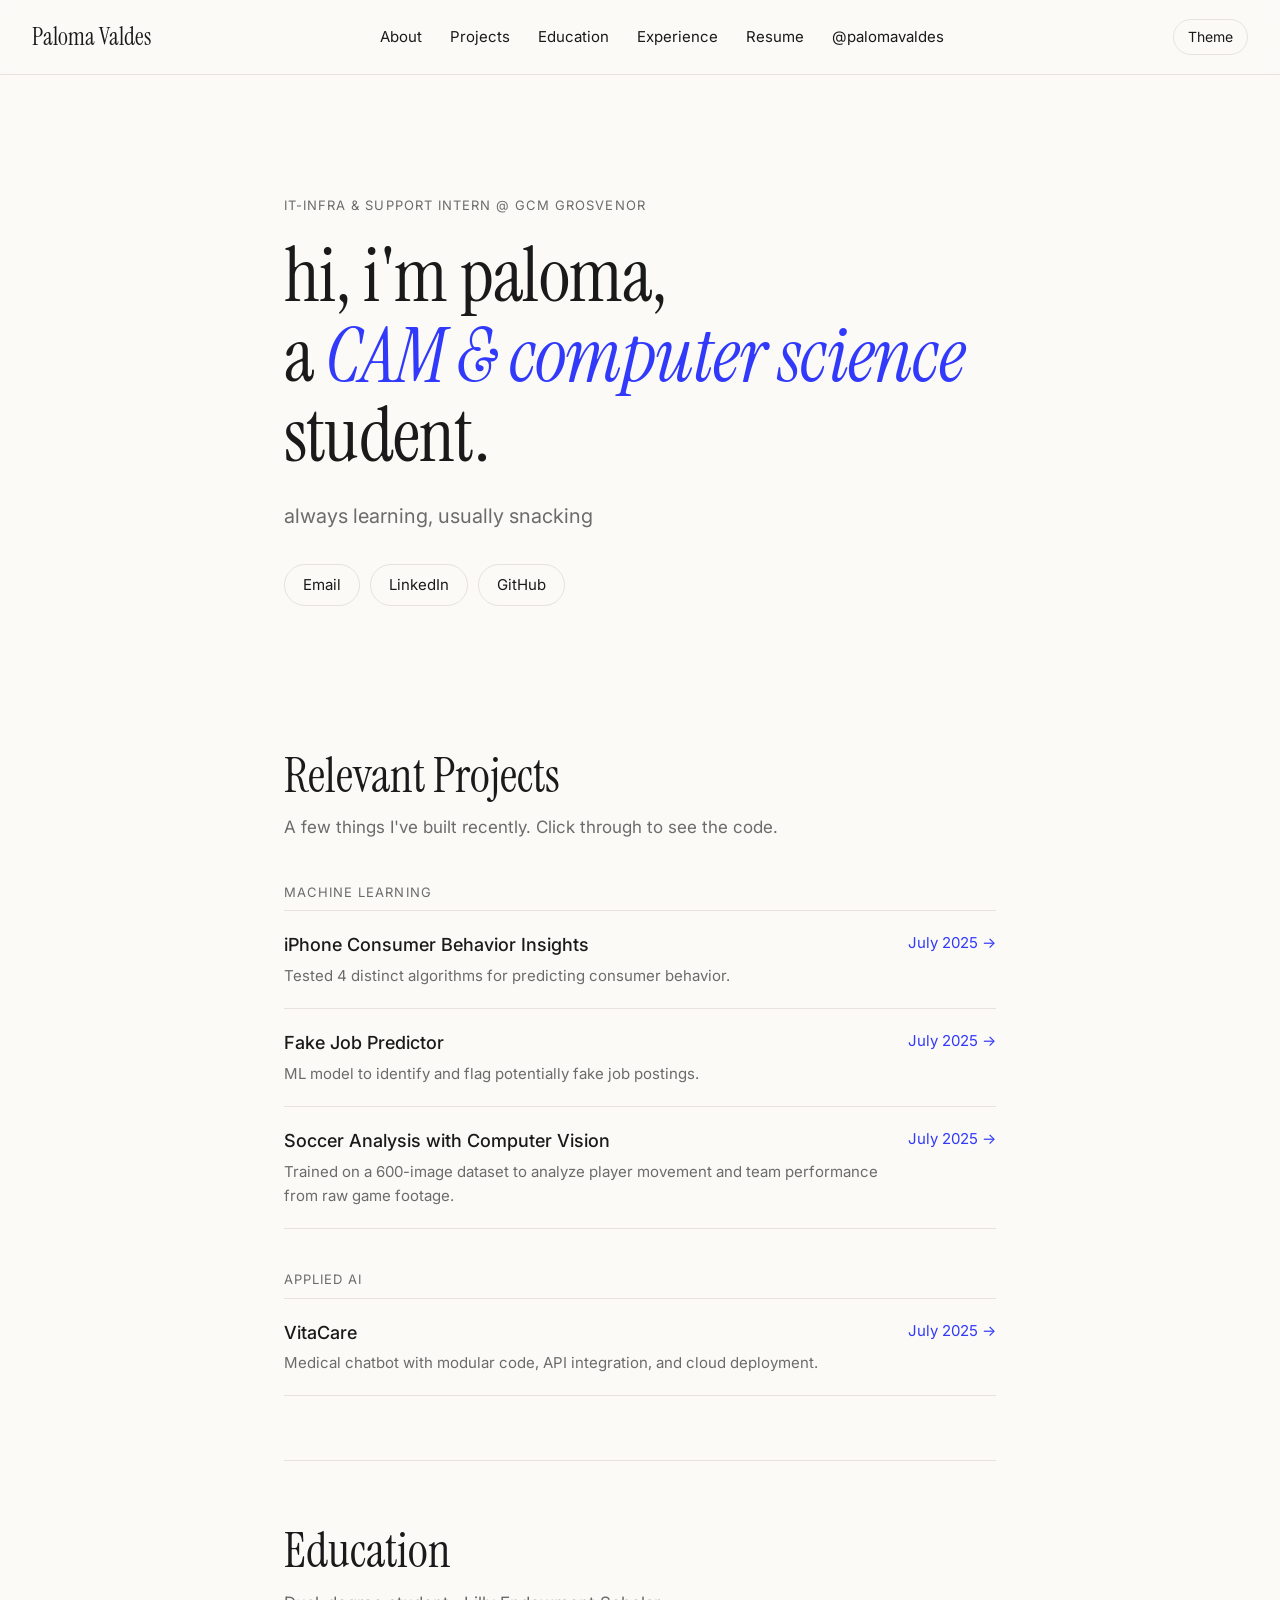
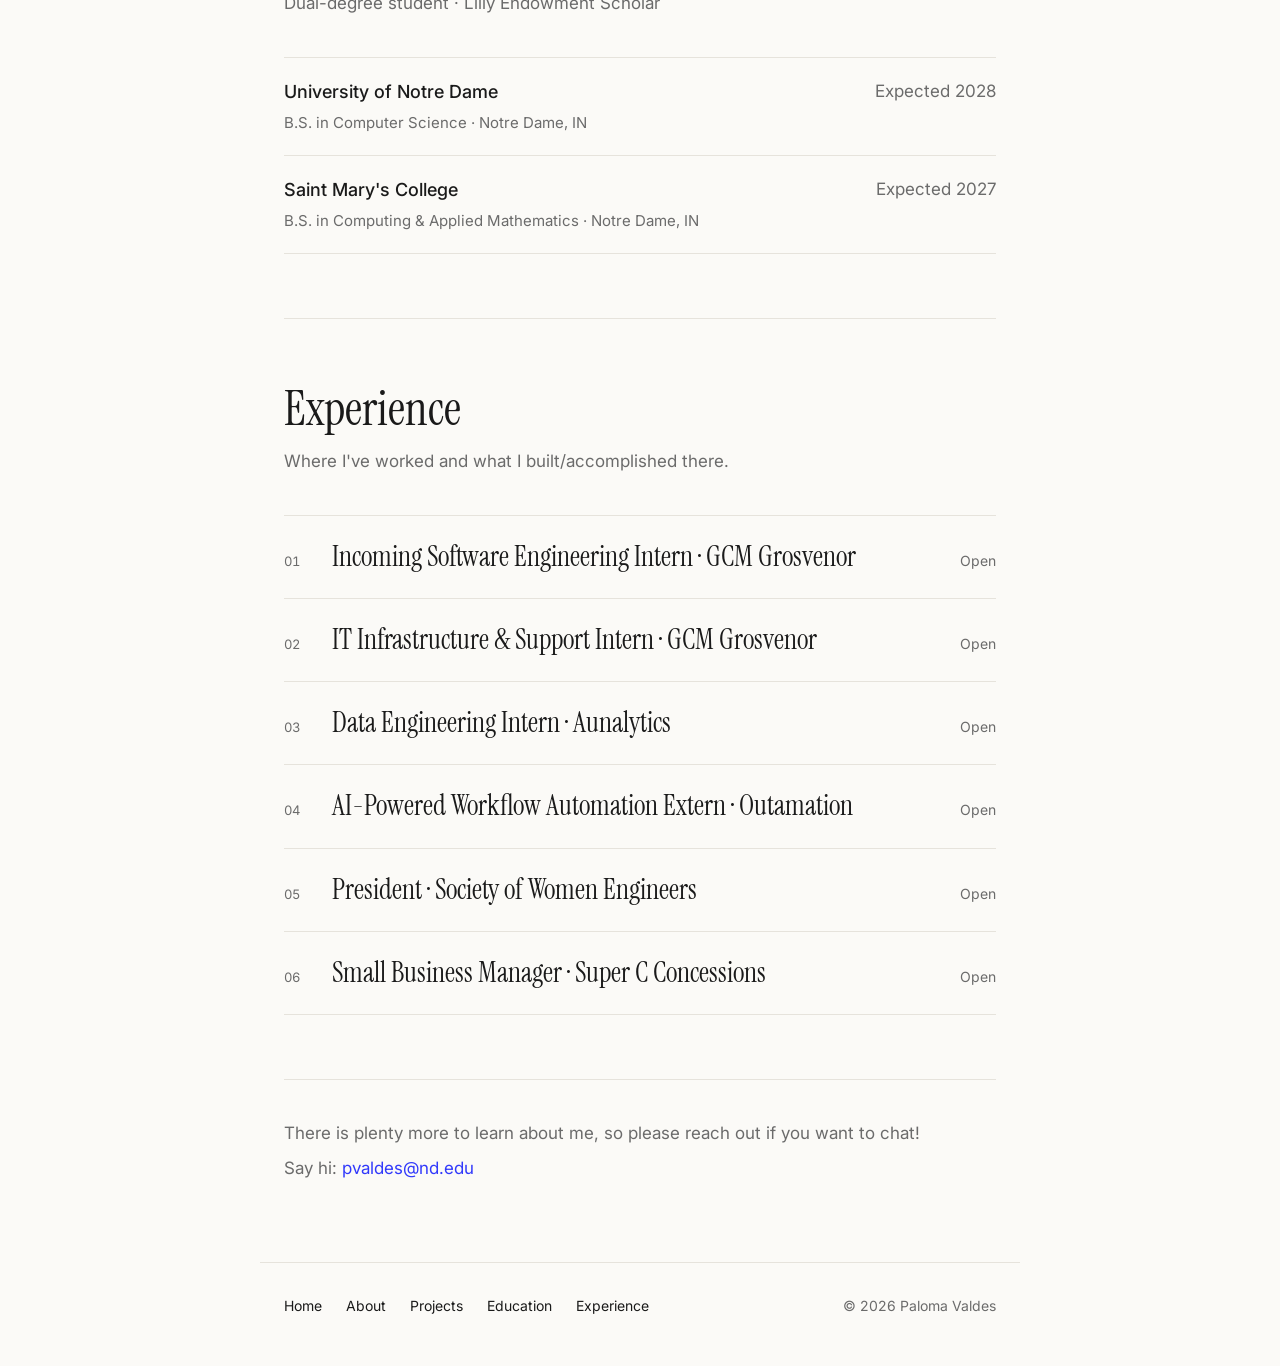
<file: index.html>
<!DOCTYPE html>
<html lang="en" data-theme="light">
<head>
  <meta charset="UTF-8" />
  <meta name="viewport" content="width=device-width, initial-scale=1.0" />
  <title>Paloma Valdes</title>
  <link rel="preconnect" href="https://fonts.googleapis.com" />
  <link rel="preconnect" href="https://fonts.gstatic.com" crossorigin />
  <link href="https://fonts.googleapis.com/css2?family=Instrument+Serif:ital@0;1&family=Inter:wght@400;500;600&display=swap" rel="stylesheet" />
  <link rel="stylesheet" href="style.css" />
</head>

<!-- PIXEL TRAIL CURSOR -->
<canvas id="pixelTrail" style="position:fixed; inset:0; width:100vw; height:100vh; pointer-events:none; z-index:9999;"></canvas>

<script>
  (function () {
    // skip on touch devices and for people who prefer less motion
    if (!matchMedia("(pointer: fine)").matches) return;
    if (matchMedia("(prefers-reduced-motion: reduce)").matches) return;

    const PIXEL = 12;   // size of each pixel square (px)
    const LIFE = 600;   // how long each pixel lasts (ms)
    const OPACITY = 0.8;

    const canvas = document.getElementById("pixelTrail");
    const ctx = canvas.getContext("2d");
    const cells = new Map();
    let last = null;

    function resize() {
      const dpr = window.devicePixelRatio || 1;
      canvas.width = innerWidth * dpr;
      canvas.height = innerHeight * dpr;
      ctx.setTransform(dpr, 0, 0, dpr, 0, 0);
    }
    resize();
    addEventListener("resize", resize);

    function trailColor() {
      const s = getComputedStyle(document.documentElement);
      return (s.getPropertyValue("--accent") || s.getPropertyValue("--terracotta")).trim() || "#8aaa7d";
    }

    function addCell(x, y) {
      const cx = Math.floor(x / PIXEL);
      const cy = Math.floor(y / PIXEL);
      cells.set(cx + "," + cy, { cx, cy, born: performance.now() });
    }

    addEventListener("mousemove", (e) => {
      const x = e.clientX, y = e.clientY;
      if (last) {
        // fill in the gaps so fast movements still leave a solid trail
        const dx = x - last.x, dy = y - last.y;
        const steps = Math.max(1, Math.ceil(Math.hypot(dx, dy) / (PIXEL / 2)));
        for (let i = 1; i <= steps; i++) addCell(last.x + (dx * i) / steps, last.y + (dy * i) / steps);
      } else {
        addCell(x, y);
      }
      last = { x, y };
    });
    document.addEventListener("mouseleave", () => (last = null));

    function frame(now) {
      ctx.clearRect(0, 0, innerWidth, innerHeight);
      if (cells.size) {
        ctx.fillStyle = trailColor();
        for (const [key, c] of cells) {
          const age = (now - c.born) / LIFE;
          if (age >= 1) { cells.delete(key); continue; }
          const size = PIXEL * (1 - age * 0.6);          // shrink as it fades
          const offset = (PIXEL - size) / 2;
          ctx.globalAlpha = (1 - age) * OPACITY;
          ctx.fillRect(c.cx * PIXEL + offset, c.cy * PIXEL + offset, size, size);
        }
        ctx.globalAlpha = 1;
      }
      requestAnimationFrame(frame);
    }
    requestAnimationFrame(frame);
  })();
</script>

<body>

  <!-- NAV -->
  <header class="nav">
    <a href="#hero" class="logo">Paloma Valdes</a>
    <nav class="nav-links">
      <a href="about.html">About</a>
      <a href="#projects">Projects</a>
      <a href="#education">Education</a>
      <a href="#experience">Experience</a>
      <a href="Paloma Valdes Resume SWE.pdf">Resume</a>
      <a href="https://github.com/palomavaldes">@palomavaldes</a>
    </nav>
    <button class="theme-toggle" id="themeToggle" aria-label="Toggle theme">Theme</button>
  </header>

  <main>
    <!-- HERO -->
    <section id="hero" class="hero">
      <p class="eyebrow">it-infra &amp; support intern @ gcm grosvenor</p>
      <h1>hi, i'm paloma,<br />a <em>CAM &amp; computer science</em> student.</h1>
      <p class="lead">always learning, usually snacking</p>
      <div class="pill-row">
        <a class="pill" href="mailto:pvaldes@nd.edu">Email</a>
        <a class="pill" href="https://www.linkedin.com/in/paloma-valdes">LinkedIn</a>
        <a class="pill" href="https://github.com/palomavaldes">GitHub</a>
      </div>
    </section>

    <!-- PROJECTS (styled like "Open Roles") -->
    <section id="projects" class="section">
      <h2>Relevant Projects</h2>
      <p class="muted">A few things I've built recently. Click through to see the code.</p>

      <div class="group">
        <p class="group-label">Machine Learning</p>
        <ul class="role-list">
          <li>
            <div>
              <h3>iPhone Consumer Behavior Insights</h3>
              <p class="muted">Tested 4 distinct algorithms for predicting consumer behavior.</p>
            </div>
            <a href="https://github.com/palomavaldes/KNN-Project">July 2025 →</a>
          </li>
          <li>
            <div>
              <h3>Fake Job Predictor</h3>
              <p class="muted">ML model to identify and flag potentially fake job postings.</p>
            </div>
            <a href="https://github.com/palomavaldes/Fake-Job-Predictor-">July 2025 →</a>
          </li>
          <li>
            <div>
              <h3>Soccer Analysis with Computer Vision</h3>
              <p class="muted">Trained on a 600-image dataset to analyze player movement and team performance from raw game footage.</p>
            </div>
            <a href="https://github.com/palomavaldes/soccer_analysis/tree/main">July 2025 →</a>
          </li>
        </ul>
      </div>

      <div class="group">
        <p class="group-label">Applied AI</p>
        <ul class="role-list">
          <li>
            <div>
              <h3>VitaCare</h3>
              <p class="muted">Medical chatbot with modular code, API integration, and cloud deployment.</p>
            </div>
            <a href="https://github.com/palomavaldes/VitaCare">July 2025 →</a>
          </li>
        </ul>
      </div>
    </section>

    <hr />

        <!-- EDUCATION -->
    <section id="education" class="section">
      <h2>Education</h2>
      <p class="muted">Dual-degree student · Lilly Endowment Scholar</p>

      <div class="group">
        <ul class="role-list">
          <li>
            <div>
              <h3>University of Notre Dame</h3>
              <p class="muted">B.S. in Computer Science · Notre Dame, IN</p>
            </div>
            <span class="muted">Expected 2028</span>
          </li>
          <li>
            <div>
              <h3>Saint Mary's College</h3>
              <p class="muted">B.S. in Computing &amp; Applied Mathematics · Notre Dame, IN</p>
            </div>
            <span class="muted">Expected 2027</span>
          </li>
        </ul>
      </div>
    </section>

    <hr />

    <!-- EXPERIENCE -->
    <section id="experience" class="section">
      <h2>Experience</h2>
      <p class="muted">Where I've worked and what I built/accomplished there.</p>

      <div class="group">
        <details class="faq">
          <summary><span class="num">01</span><span class="q">Incoming Software Engineering Intern · GCM Grosvenor</span><span class="toggle"></span></summary>
          <div class="answer">
            <p class="muted">Sep 2026 – Present · Chicago, IL</p>
            <p>Returning to GCM Grosvenor as a software engineering intern in 2027.</p>
          </div>
        </details>

        <details class="faq">
          <summary><span class="num">02</span><span class="q">IT Infrastructure &amp; Support Intern · GCM Grosvenor</span><span class="toggle"></span></summary>
          <div class="answer">
            <p class="muted">Jun 2026 – Aug 2026 · Hybrid</p>
            <ul>
              <li><strong>AWS AI agent.</strong> Built a proof-of-concept agent on AWS (Bedrock AgentCore, LangGraph, Claude API) that monitors RADIUS authentication infrastructure, diagnoses server health, and performs guarded remediation with human-in-the-loop approval.</li>
              <li><strong>Detect → diagnose → remediate pipeline.</strong> Used EventBridge, Lambda, and SQS dead letter queues with full CloudWatch observability, plus least-privilege IAM roles and a Teams (Power Automate) approval workflow.</li>
              <li><strong>Bookings dashboard.</strong> Built React.js features for an internal desk-booking tool, pulling in Jira/Atlassian and OfficeSpace data via API.</li>
              <li><strong>Support.</strong> Resolved 95 tickets across incidents and service requests.</li>
            </ul>
          </div>
        </details>

        <details class="faq">
          <summary><span class="num">03</span><span class="q">Data Engineering Intern · Aunalytics</span><span class="toggle"></span></summary>
          <div class="answer">
            <p class="muted">Oct 2025 – Apr 2026 · South Bend, IN</p>
            <ul>
              <li>Built SQL queries and dataflow mappings to load data from multiple client systems into standardized models for AI-driven analytics.</li>
              <li>Implemented data quality validation and worked with senior engineers to resolve ETL pipeline issues.</li>
              <li>Adapted data models and validation logic across 3 distinct client projects.</li>
            </ul>
          </div>
        </details>

        <details class="faq">
          <summary><span class="num">04</span><span class="q">AI-Powered Workflow Automation Extern · Outamation</span><span class="toggle"></span></summary>
          <div class="answer">
            <p class="muted">Aug 2025 · Remote</p>
            <ul>
              <li>Built modular AI pipelines to process 200+ page mortgage files using OCR (Tesseract, PaddleOCR), PDF parsing (PyMuPDF), and RAG.</li>
              <li>Improved LlamaIndex retrieval precision through chunk tuning, metadata filtering, and benchmarking open-source LLMs like Mistral and Phi-2.</li>
              <li>Delivered a technical report on model trade-offs and deployment recommendations, plus a demo UI.</li>
            </ul>
          </div>
        </details>

        <details class="faq">
          <summary><span class="num">05</span><span class="q">President · Society of Women Engineers</span><span class="toggle"></span></summary>
          <div class="answer">
            <p class="muted">May 2026 – Present · Saint Mary's College Chapter</p>
            <ul>
              <li>Lead the chapter after serving as Vice President (Aug 2025 – Apr 2026).</li>
              <li>As VP, guided 7 board members and planned club and board meetings.</li>
            </ul>
          </div>
        </details>

        <details class="faq">
          <summary><span class="num">06</span><span class="q">Small Business Manager · Super C Concessions</span><span class="toggle"></span></summary>
          <div class="answer">
            <p class="muted">May 2021 – May 2025</p>
            <ul>
              <li>Used Square analytics to analyze financial data and inform business decisions.</li>
              <li>Troubleshot hardware connectivity and system bugs to keep operations running.</li>
            </ul>
          </div>
        </details>
      </div>
    </section>

    <hr />

    

    <p class="closing">There is plenty more to learn about me, so please reach out if you want to chat!</p>
    <p class="closing">Say hi: <a href="mailto:pvaldes@nd.edu">pvaldes@nd.edu</a></p>
  </main>

  <footer class="footer">
    <div class="footer-links">
      <a href="#hero">Home</a>
      <a href="about.html">About</a>
      <a href="#projects">Projects</a>
      <a href="#education">Education</a>
      <a href="#experience">Experience</a>
    </div>
    <p class="muted">© 2026 Paloma Valdes</p>
  </footer>

  <script>
    const root = document.documentElement;
    const saved = localStorage.getItem("theme");
    if (saved) root.dataset.theme = saved;
    document.getElementById("themeToggle").addEventListener("click", () => {
      root.dataset.theme = root.dataset.theme === "dark" ? "light" : "dark";
      localStorage.setItem("theme", root.dataset.theme);
    });
  </script>
</body>
</html>
</file>
<file: style.css>
:root {
  --bg: #fbfaf7;
  --fg: #1a1a1a;
  --muted: #6b6b6b;
  --line: #e6e3dc;
  --accent: #3139fb;
  --card: #ffffff;
  --serif: "Instrument Serif", Georgia, serif;
  --sans: "Inter", system-ui, -apple-system, sans-serif;
}

[data-theme="dark"] {
  --bg: #111111;
  --fg: #f2f0eb;
  --muted: #9a9a9a;
  --line: #2a2a2a;
  --accent: #8b90ff;
  --card: #1a1a1a;
}

* { box-sizing: border-box; margin: 0; padding: 0; }

html { scroll-behavior: smooth; }

body {
  background: var(--bg);
  color: var(--fg);
  font-family: var(--sans);
  font-size: 17px;
  line-height: 1.6;
  transition: background .3s, color .3s;
}

a { color: inherit; text-decoration: none; }
a:hover { color: var(--accent); }

/* NAV */
.nav {
  position: sticky; top: 0; z-index: 10;
  display: flex; align-items: center; justify-content: space-between;
  padding: 18px 32px;
  background: color-mix(in srgb, var(--bg) 85%, transparent);
  backdrop-filter: blur(10px);
  border-bottom: 1px solid var(--line);
}
.logo { font-family: var(--serif); font-size: 24px; }
.nav-links { display: flex; gap: 28px; font-size: 15px; }
.theme-toggle {
  background: none; border: 1px solid var(--line); color: var(--fg);
  border-radius: 999px; padding: 6px 14px; font: inherit; font-size: 14px;
  cursor: pointer;
}
.theme-toggle:hover { border-color: var(--fg); }

/* LAYOUT */
main { max-width: 760px; margin: 0 auto; padding: 0 24px; }
.section { padding: 64px 0; }
hr { border: none; border-top: 1px solid var(--line); }
.muted { color: var(--muted); }

/* HERO */
.hero { padding: 120px 0 80px; }
.eyebrow {
  font-size: 13px; text-transform: uppercase; letter-spacing: .08em;
  color: var(--muted); margin-bottom: 20px;
}
h1 {
  font-family: var(--serif); font-weight: 400;
  font-size: clamp(44px, 7vw, 76px); line-height: 1.05;
  letter-spacing: -0.01em; margin-bottom: 24px;
}
h1 em { color: var(--accent); }
.lead { font-size: 20px; color: var(--muted); margin-bottom: 32px; }
.pill-row { display: flex; gap: 10px; flex-wrap: wrap; }
.pill {
  border: 1px solid var(--line); border-radius: 999px;
  padding: 8px 18px; font-size: 15px; transition: all .2s;
}
.pill:hover { background: var(--fg); color: var(--bg); border-color: var(--fg); }

/* PROJECTS / ROLE LIST */
h2 {
  font-family: var(--serif); font-weight: 400;
  font-size: 48px; line-height: 1.1; margin-bottom: 12px;
}
.group { margin-top: 40px; }
.group-label {
  font-size: 13px; text-transform: uppercase; letter-spacing: .08em;
  color: var(--muted); margin-bottom: 8px;
}
.role-list { list-style: none; }
.role-list li {
  display: flex; justify-content: space-between; align-items: flex-start; gap: 24px;
  padding: 20px 0; border-top: 1px solid var(--line);
}
.role-list li:last-child { border-bottom: 1px solid var(--line); }
.role-list h3 { font-size: 18px; font-weight: 500; margin-bottom: 4px; }
.role-list p { font-size: 15px; }
.role-list a { white-space: nowrap; font-size: 15px; color: var(--accent); }

/* FAQ ACCORDION */
.faq-title { font-size: 15px; font-weight: 600; margin-bottom: 24px; }
.faq { border-top: 1px solid var(--line); }
.faq:last-of-type { border-bottom: 1px solid var(--line); }
.faq summary {
  display: grid; grid-template-columns: 48px 1fr auto; align-items: baseline;
  padding: 24px 0; cursor: pointer; list-style: none;
}
.faq summary::-webkit-details-marker { display: none; }
.num { font-size: 13px; color: var(--muted); font-variant-numeric: tabular-nums; }
.q { font-family: var(--serif); font-size: 28px; line-height: 1.2; }
.toggle::after { content: "Open"; font-size: 14px; color: var(--muted); }
.faq[open] .toggle::after { content: "Close"; }
.faq summary:hover .q { color: var(--accent); }
.answer { padding: 0 0 28px 48px; color: var(--fg); }
.answer p + p, .answer ul { margin-top: 12px; }
.answer ul { padding-left: 18px; }
.answer li { margin-bottom: 10px; }

/* CLOSING + FOOTER */
.closing { padding-top: 40px; color: var(--muted); }
.closing + .closing { padding-top: 8px; }
.closing a { color: var(--accent); }
.footer {
  max-width: 760px; margin: 80px auto 0; padding: 32px 24px 48px;
  border-top: 1px solid var(--line);
  display: flex; justify-content: space-between; flex-wrap: wrap; gap: 16px;
  font-size: 14px;
}
.footer-links { display: flex; gap: 24px; }

/* MOBILE */
@media (max-width: 640px) {
  .nav { padding: 14px 18px; }
  .nav-links { display: none; }
  .hero { padding: 72px 0 48px; }
  h2 { font-size: 36px; }
  .q { font-size: 22px; }
  .role-list li { flex-direction: column; gap: 8px; }
  .faq summary { grid-template-columns: 36px 1fr auto; }
  .answer { padding-left: 36px; }
}
</file>
